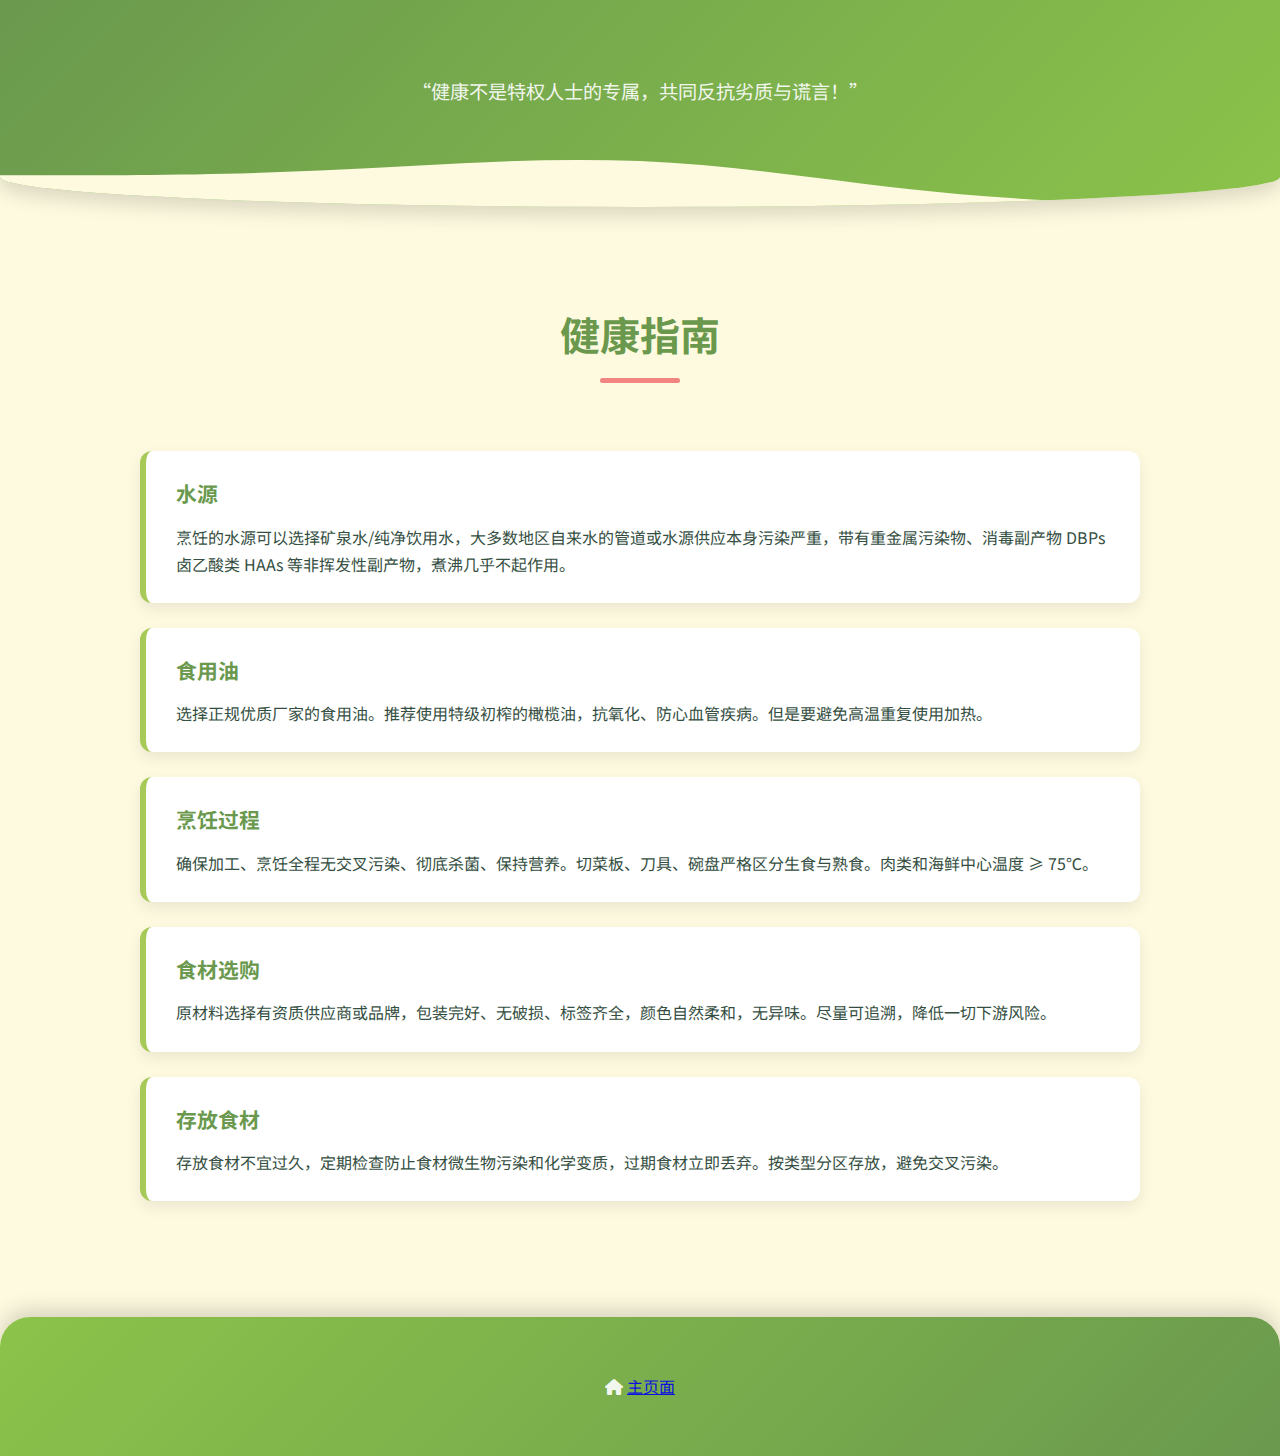
<file: s.html>
<!DOCTYPE html>
<html lang="zh-CN">
<head>
    <meta charset="UTF-8">
   <meta name="viewport" content="width=device-width, minimum-scale=1.0, maximum-scale=1.0">
   <link rel="shortcut icon" href="logo.jpg" type="image/jpeg">
   <link rel="stylesheet" href="https://cdnjs.cloudflare.com/ajax/libs/font-awesome/6.5.0/css/all.min.css">
    <title>安全页 - OpenRecipe</title>
    <style>
        @import url('https://fonts.googleapis.com/css2?family=Noto+Sans+SC:wght@400;700&family=Montserrat:wght@400;700&display=swap');
        :root {
            --primary-color: #6a994e; 
            --secondary-color: #a7c957; 
            --accent-color: #f28482;  
            --text-color: #344e41;   
            --light-bg: #fefae0;      
            --card-bg: #ffffff;       
            --card-shadow: 0 6px 15px rgba(0, 0, 0, 0.08);
            --header-gradient-start: #6a994e;
            --header-gradient-end: #8bc34a; 
        }

        body {
            font-family: 'Noto Sans SC', 'Montserrat', sans-serif;
            margin: 0;
            padding: 0;
            background-color: var(--light-bg);
            color: var(--text-color);
            line-height: 1.7;
            text-rendering: optimizeLegibility;
        }

        .container {
            max-width: 1000px;
            margin: 0 auto;
            padding: 20px;
        }

        header {
            text-align: center;
            padding: 60px 20px 80px; 
            background: linear-gradient(135deg, var(--header-gradient-start), var(--header-gradient-end));
            color: white;
            position: relative;
            overflow: hidden;
            border-bottom-left-radius: 50% 30px; 
            border-bottom-right-radius: 50% 30px;
            box-shadow: 0 8px 20px rgba(0, 0, 0, 0.15);
        }

        header p {
            font-size: 1.2em;
            margin-top: 15px;
            opacity: 0.9;
        }

        .wave {
            position: absolute;
            bottom: 0;
            left: 0;
            width: 100%;
            height: 120px; 
            background: url('data:image/svg+xml;utf8,<svg xmlns="http://www.w3.org/2000/svg" viewBox="0 0 1440 320"><path fill="%23fefae0" fill-opacity="1" d="M0,192L60,192C120,192,240,192,360,186.7C480,181,600,171,720,176C840,181,960,203,1080,213.3C1200,224,1320,224,1380,224L1440,224L1440,320L1380,320C1320,320,1200,320,1080,320C960,320,840,320,720,320C600,320,480,320,360,320C240,320,120,320,60,320L0,320Z"></path></svg>') center / cover no-repeat;
            opacity: 1;
        }
        
        .section-title {
            text-align: center;
            margin-bottom: 50px;
            padding-top: 40px;
        }

        .section-title h2 {
            color: var(--primary-color);
            font-size: 2.5em;
            position: relative;
            display: inline-block;
            font-weight: 700;
        }
        
        .section-title h2::after {
            content: '';
            position: absolute;
            bottom: -15px;
            left: 50%;
            transform: translateX(-50%);
            width: 80px; 
            height: 5px;
            background-color: var(--accent-color);
            border-radius: 3px;
        }

        .tips-list {
            list-style: none;
            padding: 0;
            display: grid;
            gap: 25px;
        }

        .tips-list li {
            background-color: var(--card-bg);
            padding: 25px 30px;
            border-radius: 12px;
            box-shadow: var(--card-shadow);
            border-left: 6px solid var(--secondary-color); 
            transition: transform 0.2s ease, box-shadow 0.2s ease;
        }

        .tips-list li:hover {
            transform: translateX(8px);
            box-shadow: 0 8px 18px rgba(0, 0, 0, 0.12);
        }

        .tips-list li h4 {
            margin: 0 0 12px 0;
            color: var(--primary-color);
            font-size: 1.3em;
            font-weight: 700;
        }

        .tips-list li p {
            margin: 0;
            color: var(--text-color);
        }

        footer {
            text-align: center;
            padding: 40px 20px;
            margin-top: 80px;
            background: linear-gradient(135deg, var(--header-gradient-end), var(--header-gradient-start));
            color: white;
            border-top-left-radius: 30px;
            border-top-right-radius: 30px;
            box-shadow: 0 -8px 20px rgba(0, 0, 0, 0.15);
        }

        footer p {
            font-size: 1em;
            opacity: 0.9;
        }
    </style>
</head>
<body>
    <header>
        <p>“健康不是特权人士的专属，共同反抗劣质与谎言！”</p>
        <div class="wave"></div>
    </header>
    <div class="container">
        <section class="section-title">
            <h2>健康指南</h2>
        </section>

        <section>
            <ul class="tips-list">
                <li>
                    <h4>水源</h4>
                    <p>烹饪的水源可以选择矿泉水/纯净饮用水，大多数地区自来水的管道或水源供应本身污染严重，带有重金属污染物、消毒副产物 DBPs 卤乙酸类 HAAs 等非挥发性副产物，煮沸几乎不起作用。</p>
                </li>
                 <li>
                    <h4>食用油</h4>
                    <p>选择正规优质厂家的食用油。推荐使用特级初榨的橄榄油，抗氧化、防心血管疾病。但是要避免高温重复使用加热。</p>
                </li>
                <li>
                    <h4>烹饪过程</h4>
                    <p>确保加工、烹饪全程无交叉污染、彻底杀菌、保持营养。切菜板、刀具、碗盘严格区分生食与熟食。肉类和海鲜中心温度 ≥ 75℃。</p>
                </li>
                <li>
                    <h4>食材选购</h4>
                    <p>原材料选择有资质供应商或品牌，包装完好、无破损、标签齐全，颜色自然柔和，无异味。尽量可追溯，降低一切下游风险。</p>
                </li>
                <li>
                    <h4>存放食材</h4>
                    <p>存放食材不宜过久，定期检查防止食材微生物污染和化学变质，过期食材立即丢弃。按类型分区存放，避免交叉污染。</p>
                </li>
            </ul>
        </section>
    </div>
    <footer>
        <p><i class="fas fa-home home-icon"></i> <a href="index.html"> 主页面 </a></p>
    </footer>
</body>
</html>
</file>
